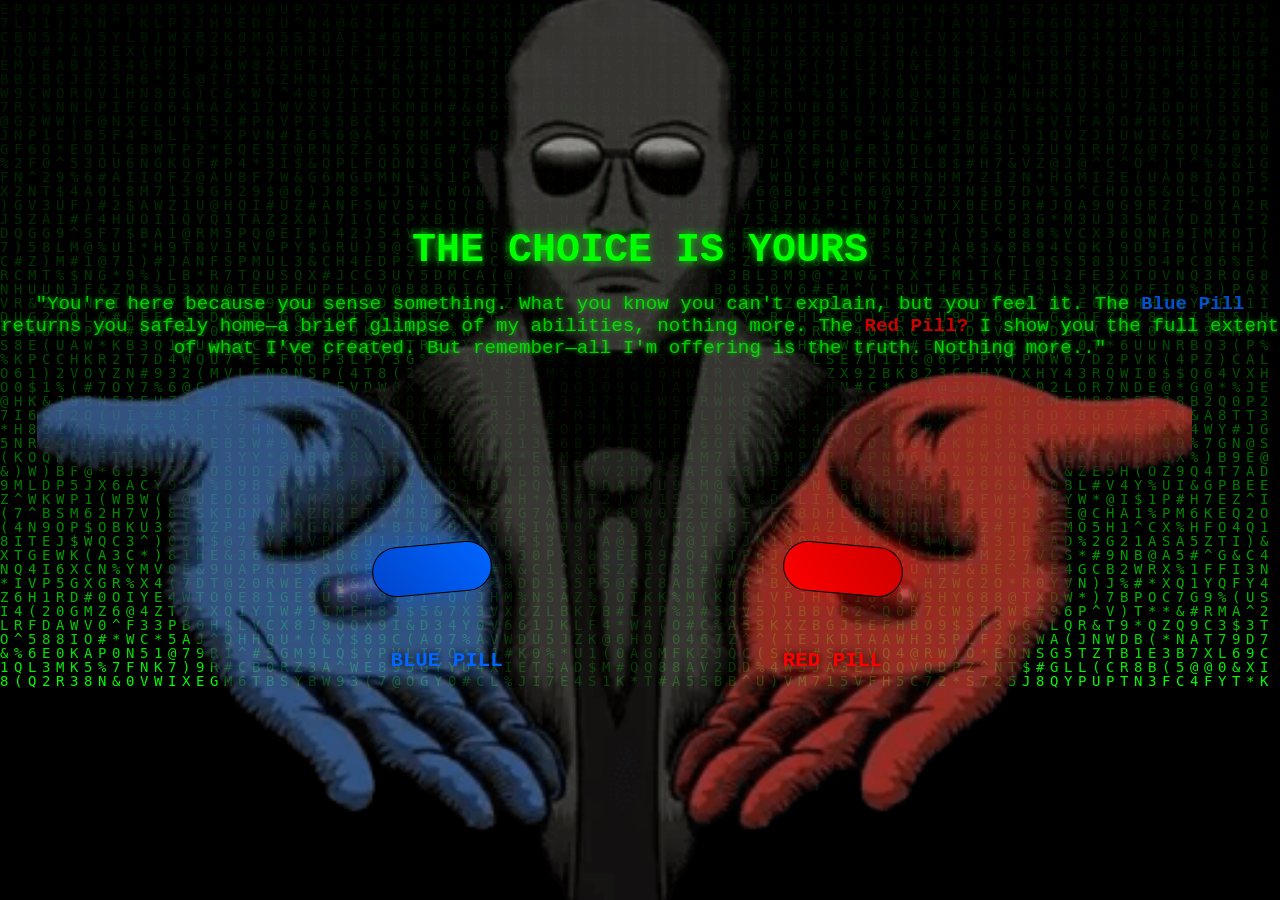
<file: index.html>
<!DOCTYPE html>
<html lang="en">
<head>
    <meta charset="UTF-8">
    <meta name="viewport" content="width=device-width, initial-scale=1.0, viewport-fit=cover">
    <title>The Choice</title>
    <meta name="description" content="Tanmay Desai. The choice is yours.">
    <link rel="stylesheet" href="/choice/styles.css">
</head>
<body>
    <canvas class="matrix-rain" aria-hidden="true"></canvas>

    <div class="background-image" aria-hidden="true"></div>

    <main class="container">
        <div class="choice-screen" id="choiceScreen">
            <h1>THE CHOICE IS YOURS</h1>
            <p class="quote">"You're here because you sense something. What you know you can't explain, but you feel it.
                The <span style="color: #0066ff; font-weight: bold; text-shadow: none;">Blue Pill</span> returns you safely home—a brief glimpse of my abilities, nothing more.
                The <span style="color: #ff0000; font-weight: bold; text-shadow: none;">Red Pill?</span> I show you the full extent of what I've created. But remember—all I'm offering is the truth. Nothing more.."</p>

            <div class="pills-container">
                <div>
                    <button type="button" class="pill blue-pill" data-pill="blue" aria-label="Blue pill"></button>
                    <div class="pill-label" style="color: #0066ff;" aria-hidden="true">BLUE PILL</div>
                </div>
                <div>
                    <button type="button" class="pill red-pill" data-pill="red" aria-label="Red pill"></button>
                    <div class="pill-label" style="color: #ff0000; margin-left:-35px;" aria-hidden="true">RED PILL</div>
                </div>
            </div>
        </div>

        <div class="outcome-screen red-outcome" id="redOutcome">
            <h2>WELCOME TO THE REAL WORLD</h2>
            <p>You've chosen to see how deep the rabbit hole goes.</p>
            <p>The truth can be painful, but you've decided that knowing is better than living in ignorance.</p>
            <p>The Matrix has you no longer.</p>
            <button class="back-button" type="button" data-back>TAKE ANOTHER CHOICE</button>
        </div>

        <div class="outcome-screen blue-outcome" id="blueOutcome">
            <h2>BACK TO SLEEP</h2>
            <p>You wake up in your bed and believe whatever you want to believe.</p>
            <p>Sometimes ignorance is bliss. The comfortable lie continues.</p>
            <p>The story ends, you return to your life.</p>
            <button class="back-button" type="button" data-back>RECONSIDER YOUR CHOICE</button>
        </div>
    </main>

    <noscript><p class="noscript"><a href="/red">Red pill</a> · <a href="/blue">Blue pill</a></p></noscript>

    <script type="module" src="/choice/main.js"></script>
</body>
</html>
</file>
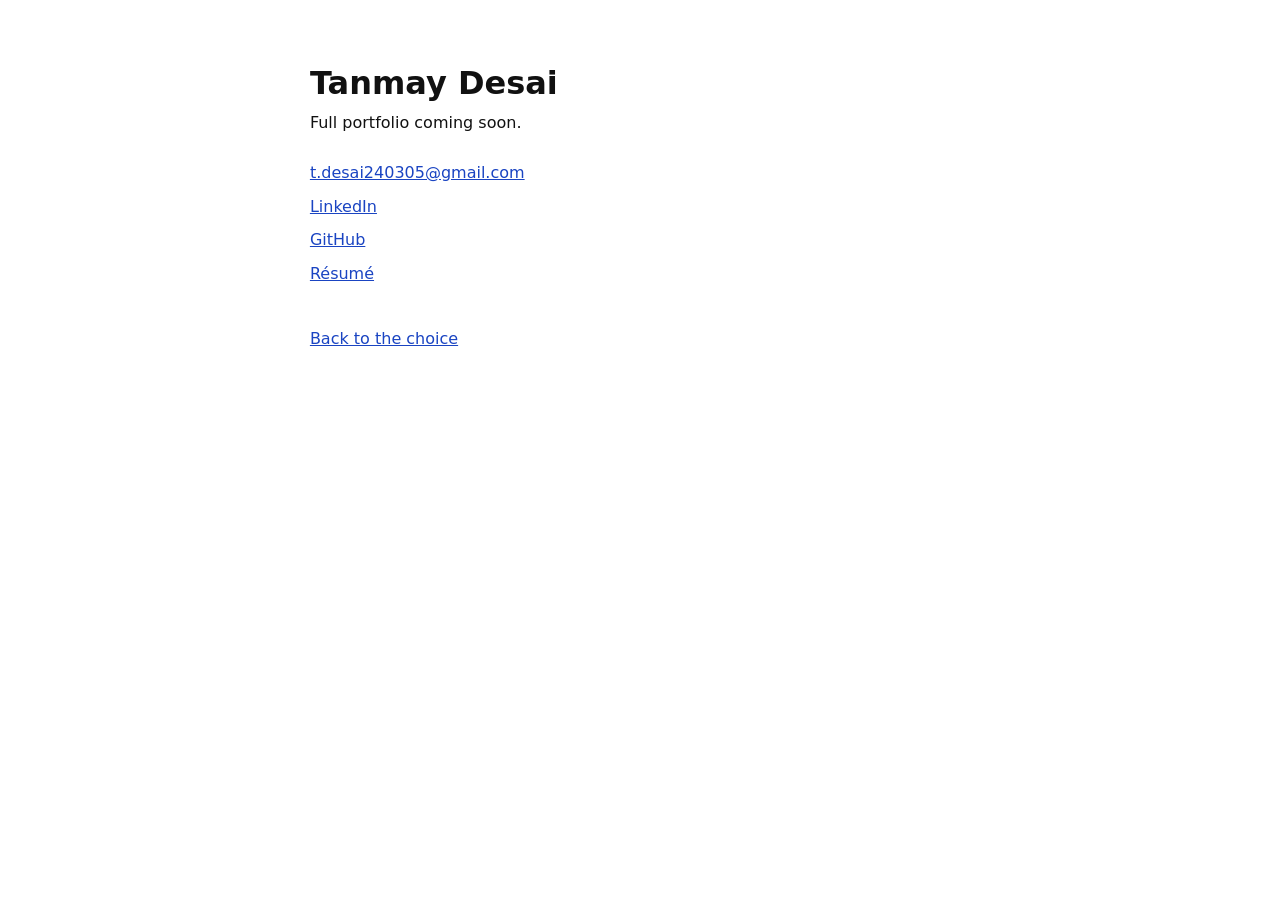
<file: blue/index.html>
<!DOCTYPE html>
<html lang="en">
<head>
<meta charset="utf-8">
<meta name="viewport" content="width=device-width, initial-scale=1, viewport-fit=cover">
<title>Tanmay Desai</title>
<meta name="description" content="Tanmay Desai, software engineer in Boston.">
<style>
  :root { color-scheme: light; }
  * { box-sizing: border-box; margin: 0; }
  body {
    background: #fff; color: #111;
    font: 16px/1.6 system-ui, -apple-system, "Segoe UI", Roboto, sans-serif;
    max-width: 68ch; margin: 0 auto; padding: 64px 16px;
  }
  h1 { font-size: 2rem; line-height: 1.2; margin-bottom: 8px; }
  p { margin-bottom: 16px; }
  ul { list-style: none; padding: 0; margin: 24px 0; }
  li { margin-bottom: 8px; }
  a { color: #1a44c2; }
  a:focus-visible { outline: 2px solid #1a44c2; outline-offset: 2px; }
  .back { margin-top: 40px; }
</style>
</head>
<body>
<main>
  <h1>Tanmay Desai</h1>
  <p>Full portfolio coming soon.</p>
  <ul>
    <li><a href="mailto:t.desai240305@gmail.com">t.desai240305@gmail.com</a></li>
    <li><a href="https://www.linkedin.com/in/tanmaydesai2126/">LinkedIn</a></li>
    <li><a href="https://github.com/TADebugs">GitHub</a></li>
    <li><a href="/resume.pdf">Résumé</a></li>
  </ul>
  <p class="back"><a href="/">Back to the choice</a></p>
</main>
</body>
</html>
</file>
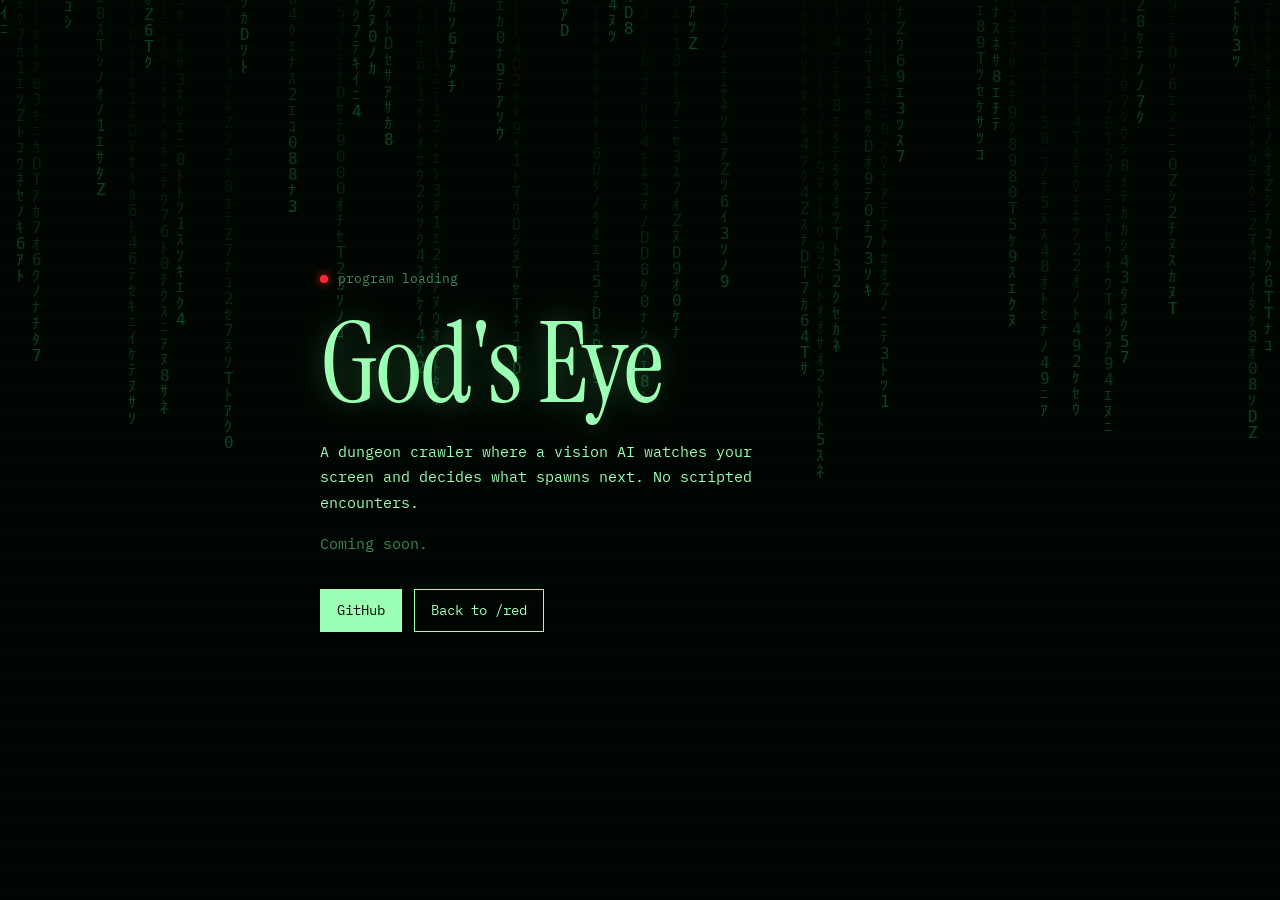
<file: gods-eye/index.html>
<!DOCTYPE html>
<html lang="en">
<head>
<meta charset="utf-8">
<meta name="viewport" content="width=device-width, initial-scale=1, viewport-fit=cover">
<title>God's Eye · Tanmay Desai</title>
<link rel="preconnect" href="https://fonts.googleapis.com">
<link rel="preconnect" href="https://fonts.gstatic.com" crossorigin>
<link href="https://fonts.googleapis.com/css2?family=Instrument+Serif&family=IBM+Plex+Mono:wght@400;500&display=swap" rel="stylesheet">
<link rel="stylesheet" href="/shared/placeholder.css">
</head>
<body>
<canvas id="rain" aria-hidden="true"></canvas>
<main>
  <p class="status"><i></i> program loading</p>
  <h1 aria-label="God's Eye" data-decode="God's Eye">God's Eye</h1>
  <p class="one">A dungeon crawler where a vision AI watches your screen and decides what spawns next. No scripted encounters.</p>
  <p class="soon">Coming soon.</p>
  <div class="acts">
    <a class="btn primary" href="https://github.com/TADebugs/Gods_Eye" target="_blank" rel="noopener">GitHub</a>
    <a class="btn" href="/red">Back to /red</a>
  </div>
</main>
<script src="/shared/placeholder.js"></script>
</body>
</html>
</file>
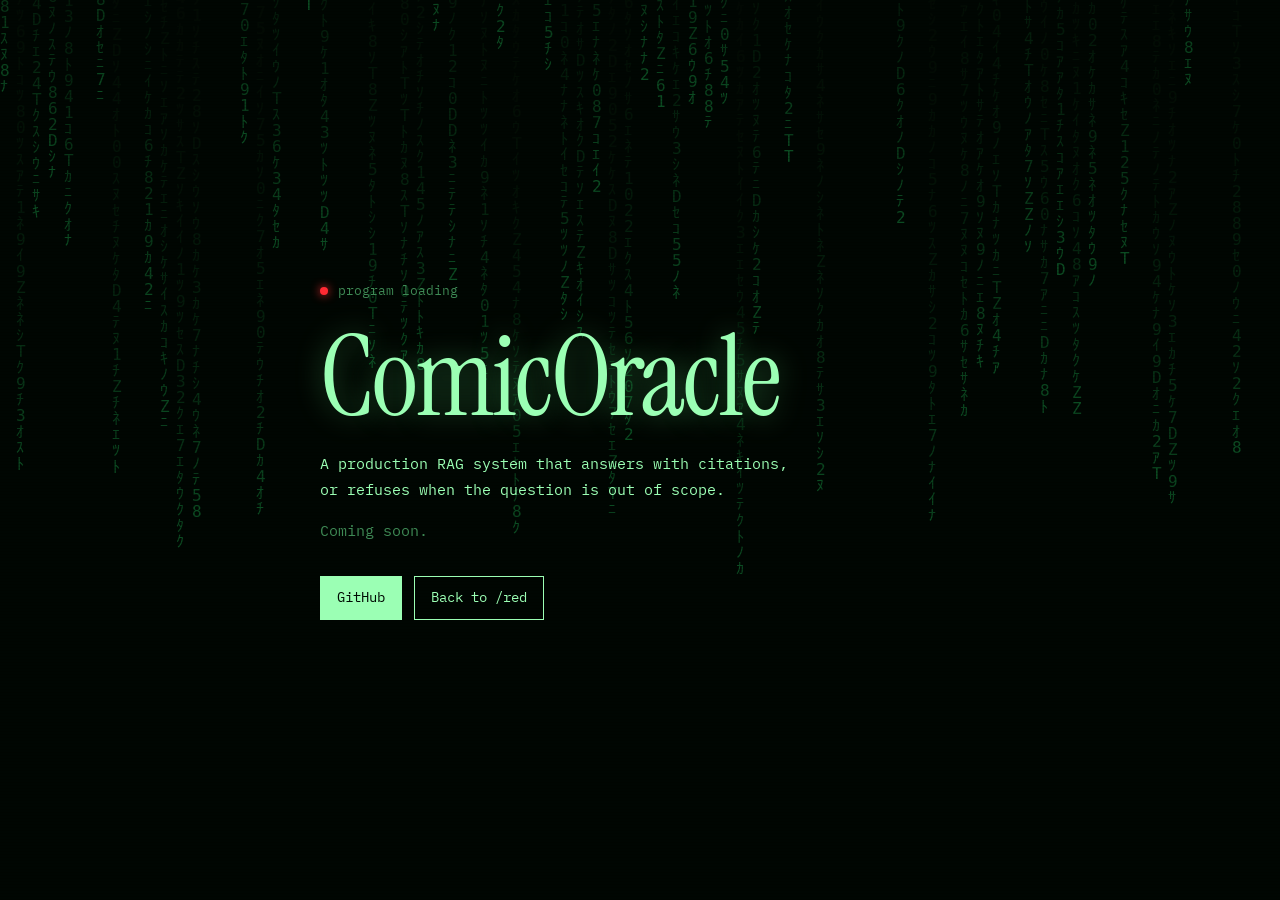
<file: rag/index.html>
<!DOCTYPE html>
<html lang="en">
<head>
<meta charset="utf-8">
<meta name="viewport" content="width=device-width, initial-scale=1, viewport-fit=cover">
<title>ComicOracle · Tanmay Desai</title>
<link rel="preconnect" href="https://fonts.googleapis.com">
<link rel="preconnect" href="https://fonts.gstatic.com" crossorigin>
<link href="https://fonts.googleapis.com/css2?family=Instrument+Serif&family=IBM+Plex+Mono:wght@400;500&display=swap" rel="stylesheet">
<link rel="stylesheet" href="/shared/placeholder.css">
</head>
<body>
<canvas id="rain" aria-hidden="true"></canvas>
<main>
  <p class="status"><i></i> program loading</p>
  <h1 aria-label="ComicOracle" data-decode="ComicOracle">ComicOracle</h1>
  <p class="one">A production RAG system that answers with citations, or refuses when the question is out of scope.</p>
  <p class="soon">Coming soon.</p>
  <div class="acts">
    <a class="btn primary" href="https://github.com/TADebugs/ComicOracle" target="_blank" rel="noopener">GitHub</a>
    <a class="btn" href="/red">Back to /red</a>
  </div>
</main>
<script src="/shared/placeholder.js"></script>
</body>
</html>
</file>
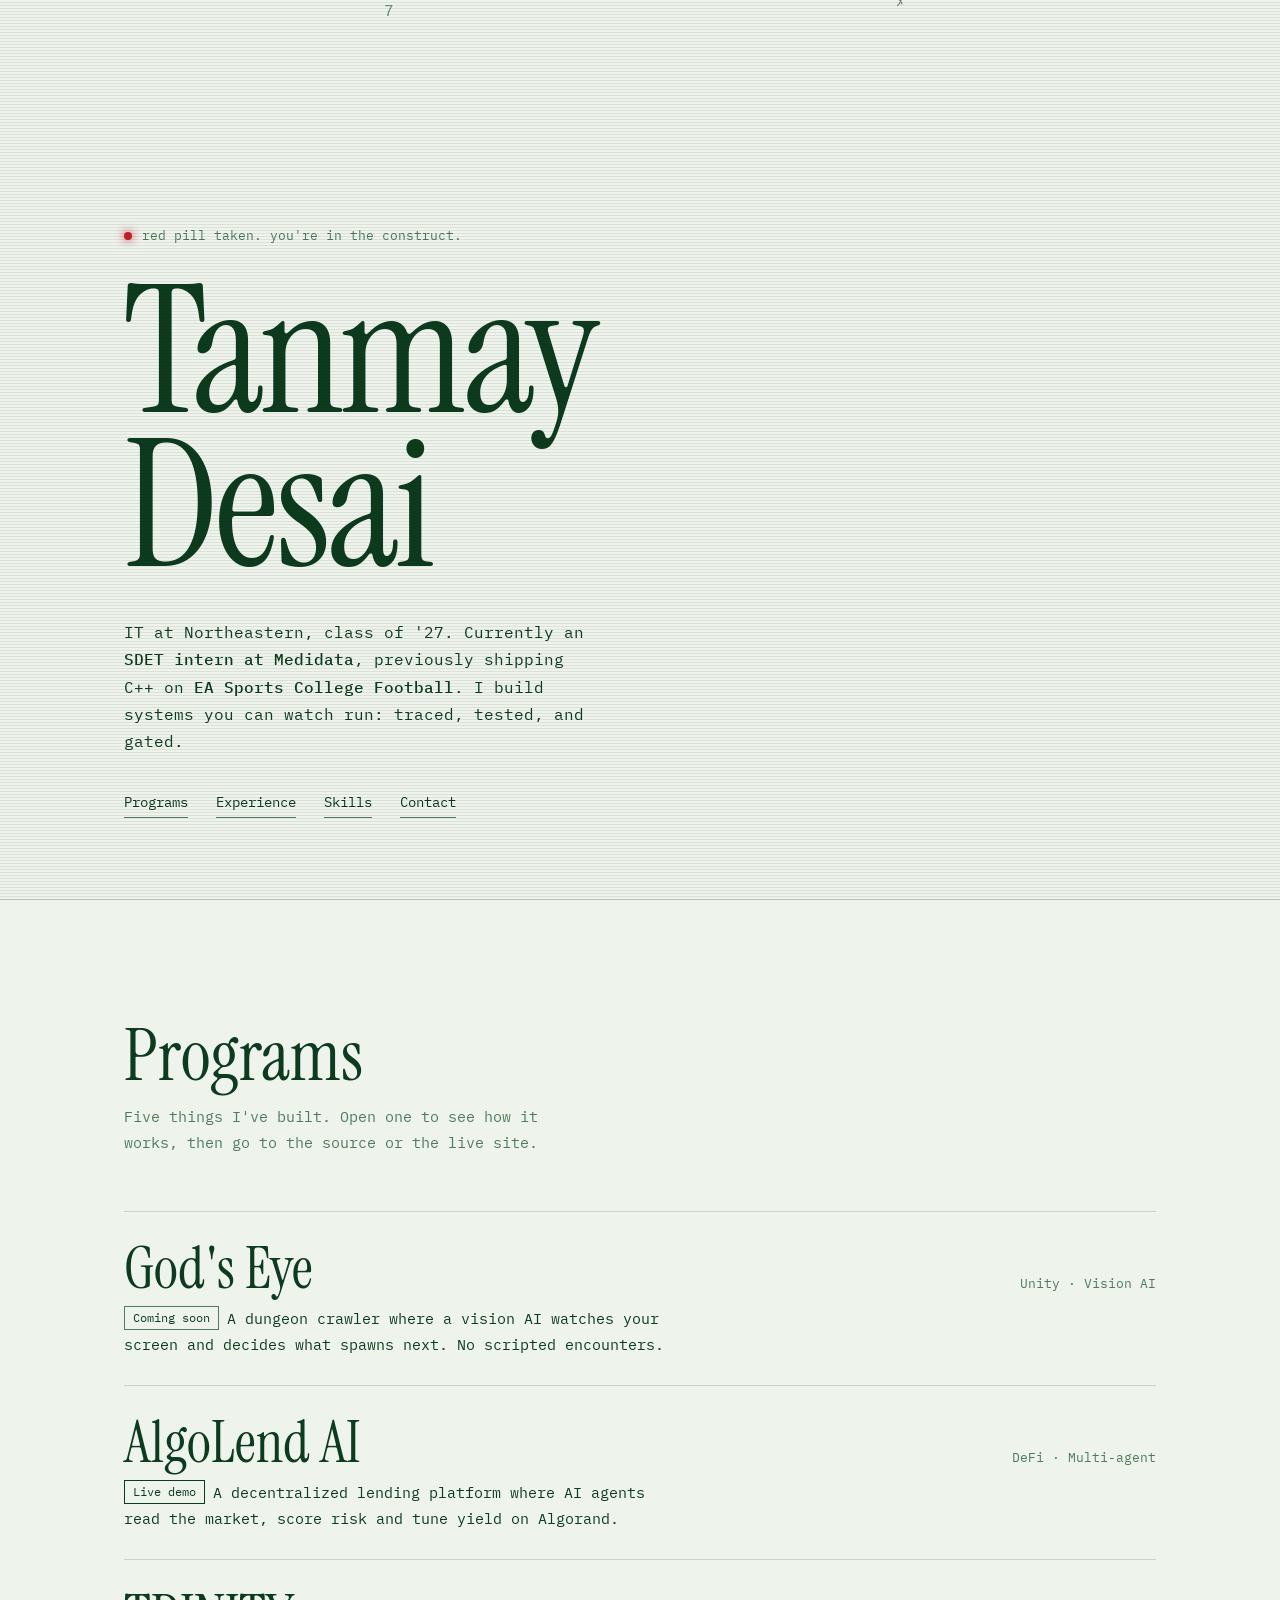
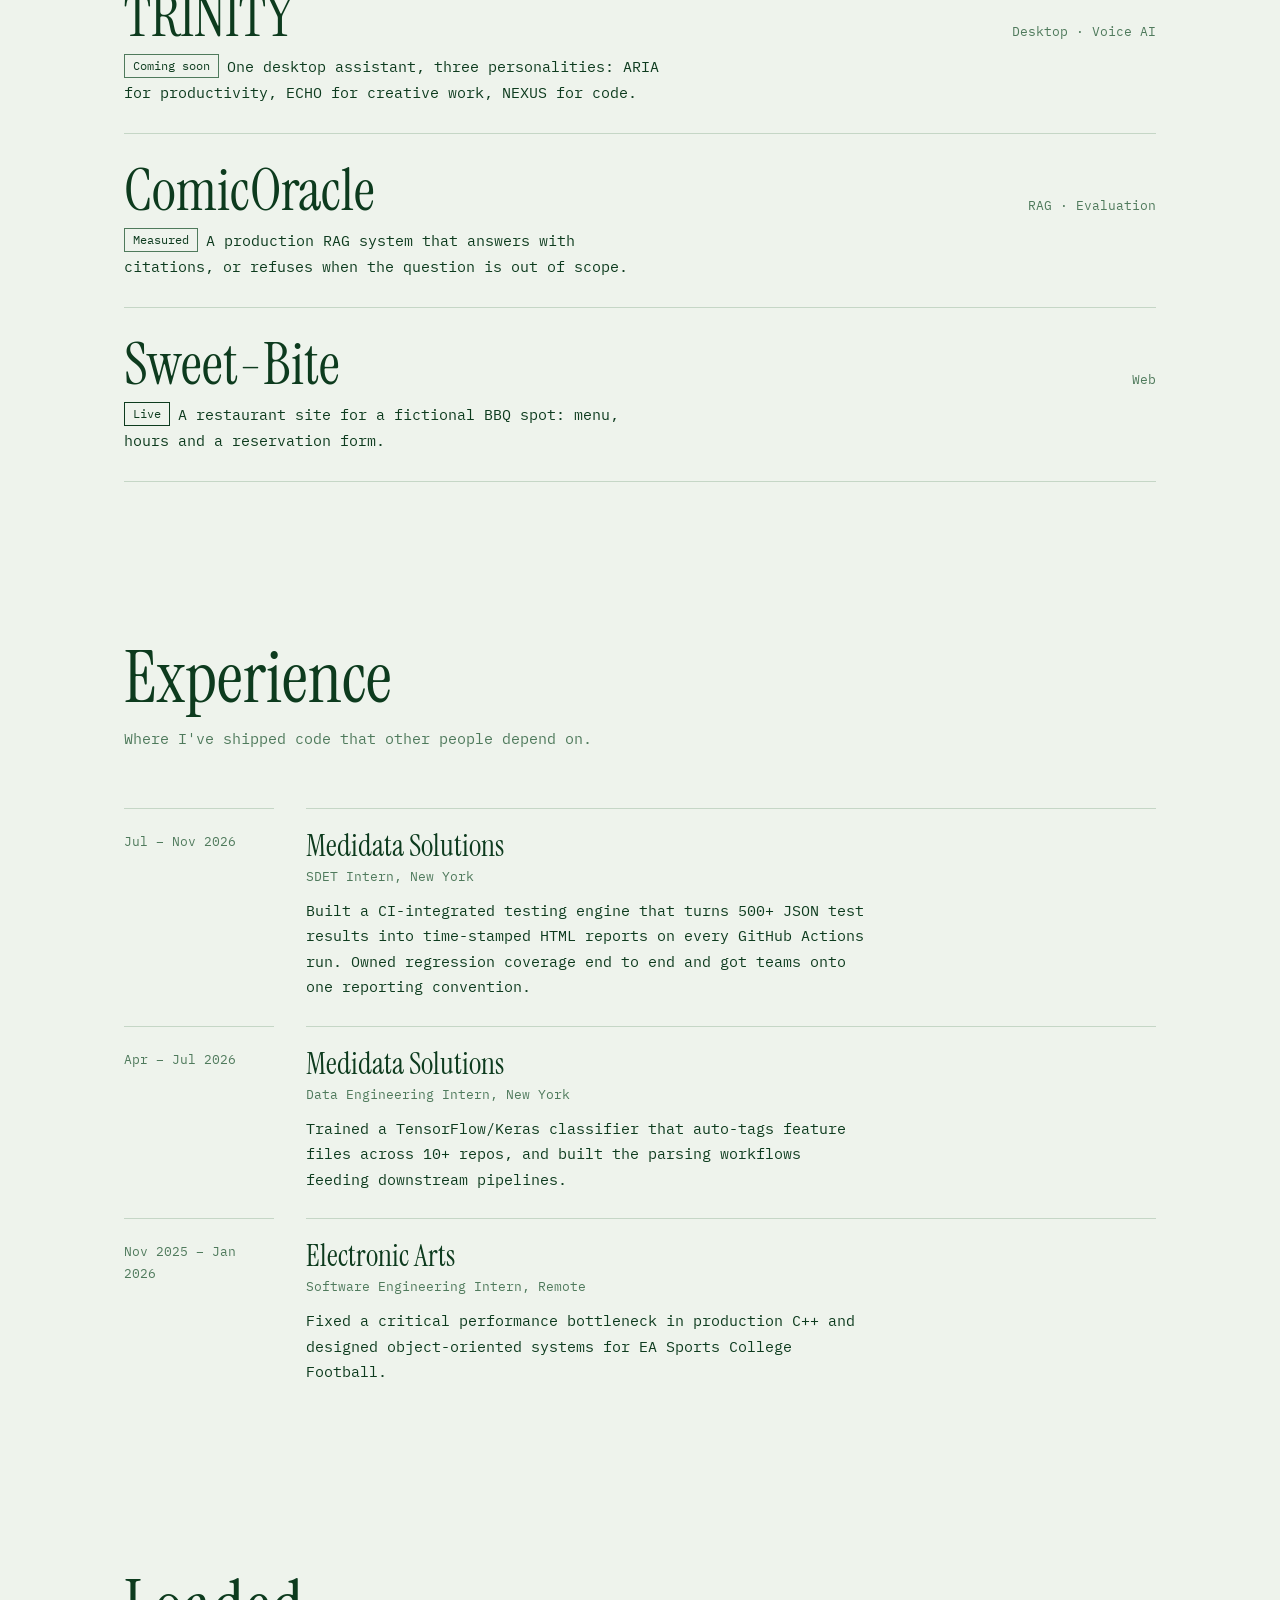
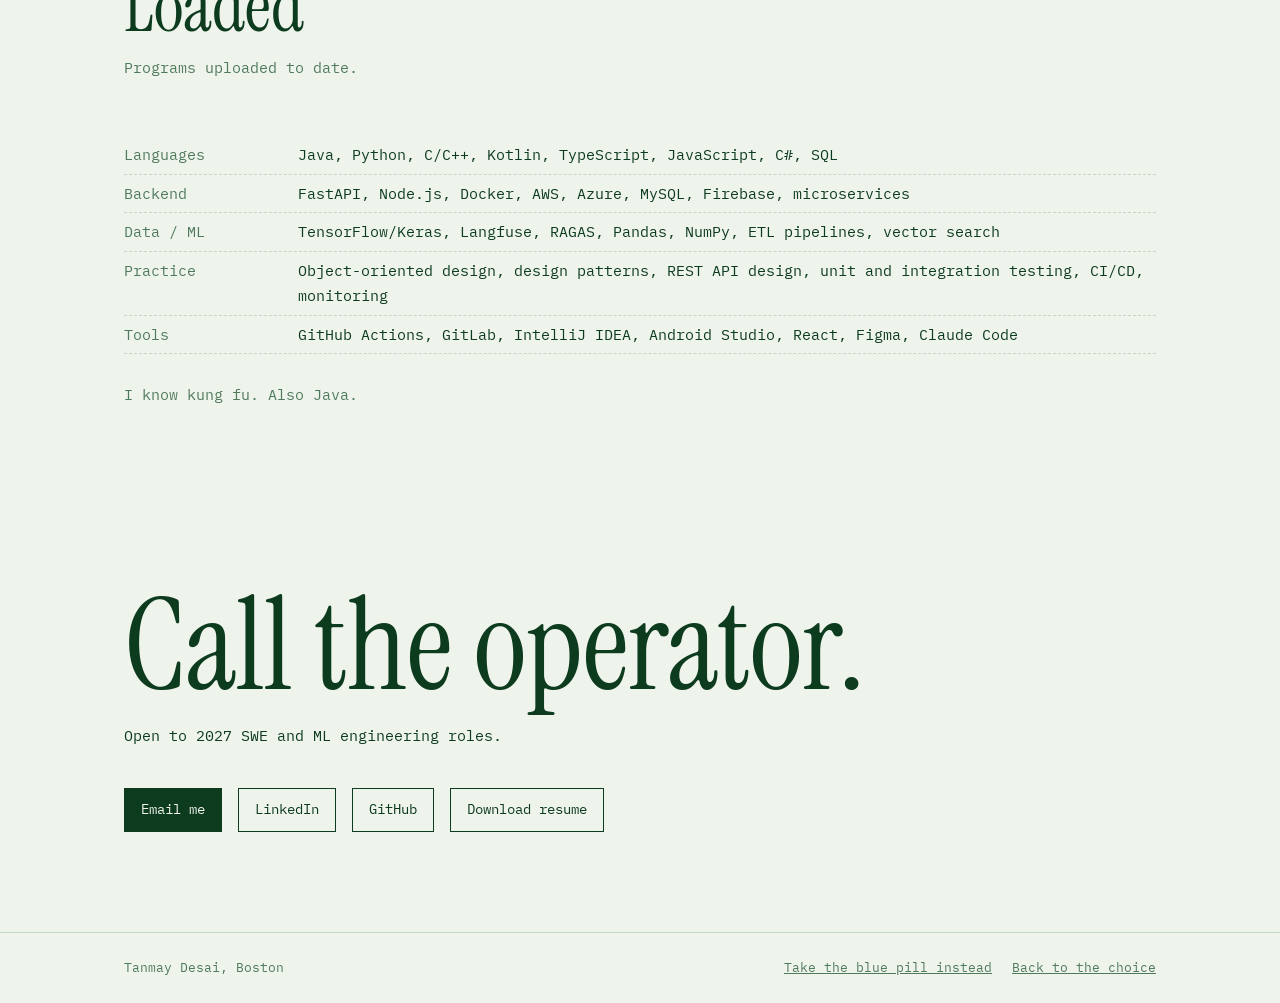
<file: red/index.html>
<!DOCTYPE html>
<html lang="en">
<head>
<meta charset="utf-8">
<meta name="viewport" content="width=device-width, initial-scale=1, viewport-fit=cover">
<title>Tanmay Desai — the construct</title>
<link rel="preconnect" href="https://fonts.googleapis.com">
<link rel="preconnect" href="https://fonts.gstatic.com" crossorigin>
<link href="https://fonts.googleapis.com/css2?family=Instrument+Serif&family=IBM+Plex+Mono:wght@400;500&display=swap" rel="stylesheet">
<style>
:root{
  --bg:#EEF3EC; --ink:#0D3B1E; --dim:#4F7A5C; --line:#C5D6C6; --glow:transparent; --pill:#C81E25; --rain:#0D3B1E;
  box-sizing:border-box;
  padding-top:env(safe-area-inset-top,0px);
  padding-bottom:env(safe-area-inset-bottom,0px);
}
@media (prefers-color-scheme:dark){
  :root:not([data-theme="light"]){
    --bg:#000A03; --ink:#9BFFB4; --dim:#3E8A55; --line:#0E3A1C; --glow:rgba(110,255,150,.35); --pill:#FF2A33; --rain:#22C55E;
  }
}
:root[data-theme="dark"]{
  --bg:#000A03; --ink:#9BFFB4; --dim:#3E8A55; --line:#0E3A1C; --glow:rgba(110,255,150,.35); --pill:#FF2A33; --rain:#22C55E;
}
*,*::before,*::after{box-sizing:inherit;margin:0;padding:0}
html{scroll-padding-top:env(safe-area-inset-top,0px);scroll-behavior:smooth}
body{background:var(--bg);color:var(--ink);font:400 15px/1.7 "IBM Plex Mono",ui-monospace,Menlo,Consolas,monospace;-webkit-font-smoothing:antialiased}
a{color:inherit}
:focus-visible{outline:2px solid var(--ink);outline-offset:3px}
.serif{font-family:"Instrument Serif",Georgia,"Times New Roman",serif;font-weight:400}
.wrap{max-width:1080px;margin:0 auto;padding:0 24px}

/* scanlines over everything, very faint */
body::after{content:"";position:fixed;inset:0;pointer-events:none;z-index:50;
  background:repeating-linear-gradient(to bottom,transparent 0 2px,rgba(0,0,0,.08) 2px 3px);mix-blend-mode:multiply}

/* ---------- hero ---------- */
.hero{position:relative;min-height:100svh;display:flex;flex-direction:column;justify-content:flex-end;overflow:hidden;border-bottom:1px solid var(--line)}
#rain{position:absolute;inset:0;width:100%;height:100%;opacity:.55}
.hero::before{content:"";position:absolute;inset:0;z-index:1;background:linear-gradient(to top,var(--bg) 18%,transparent 70%)}
.hero .wrap{position:relative;z-index:2;padding-bottom:9vh;width:100%}
.status{display:flex;gap:10px;align-items:center;color:var(--dim);font-size:13px;margin-bottom:28px}
.status i{width:8px;height:8px;border-radius:50%;background:var(--pill);box-shadow:0 0 10px var(--pill)}
h1{font-size:clamp(64px,14vw,190px);line-height:.86;letter-spacing:-.02em;text-shadow:0 0 28px var(--glow)}
h1 span{display:block}
.lede{max-width:46ch;margin-top:36px;font-size:16px}
.lede b{font-weight:500}
.hero nav{display:flex;gap:28px;margin-top:36px;flex-wrap:wrap;font-size:14px}
.hero nav a{text-decoration:none;border-bottom:1px solid var(--dim);padding-bottom:2px}
.hero nav a:hover{border-color:var(--ink)}

/* ---------- sections ---------- */
section.block{padding-top:120px;padding-bottom:40px}
.block h2{font-size:clamp(40px,6vw,72px);line-height:1;margin-bottom:12px}
.block .sub{color:var(--dim);max-width:52ch;margin-bottom:56px}

/* programs list */
.prog{border-top:1px solid var(--line)}
.prog:last-child{border-bottom:1px solid var(--line)}
.prog summary{list-style:none;cursor:pointer;display:grid;grid-template-columns:1fr auto;gap:8px 24px;align-items:baseline;padding:28px 0}
.prog summary::-webkit-details-marker{display:none}
.prog .name{font-size:clamp(34px,5vw,58px);line-height:1;transition:text-shadow .2s,letter-spacing .3s}
.prog summary:hover .name{text-shadow:0 0 22px var(--glow);letter-spacing:.01em}
.prog .kind{color:var(--dim);font-size:13px;text-align:right}
.prog .one{grid-column:1/-1;max-width:60ch}
.prog .state{display:inline-block;font-size:12px;border:1px solid var(--dim);padding:1px 8px;margin-right:8px;vertical-align:2px}
.prog .state.live{border-color:var(--ink);box-shadow:0 0 12px var(--glow) inset}
.body{display:grid;grid-template-columns:1.4fr 1fr;gap:40px;padding:0 0 36px}
.body ul{list-style:none}
.body li{padding-left:20px;position:relative;margin-bottom:10px;max-width:62ch}
.body li::before{content:">";position:absolute;left:0;color:var(--dim)}
.stack{color:var(--dim);font-size:13px;line-height:2}
.stack strong{color:var(--ink);font-weight:500;display:block;margin-bottom:4px}
.acts{display:flex;gap:12px;margin-top:22px;flex-wrap:wrap}
.btn{font:inherit;font-size:14px;text-decoration:none;padding:9px 16px;border:1px solid var(--ink);background:transparent;color:var(--ink);cursor:pointer}
.btn.primary{background:var(--ink);color:var(--bg)}
.btn:hover{box-shadow:0 0 18px var(--glow)}
.prog[open] .body{animation:decrypt .45s steps(6) both}
@keyframes decrypt{from{clip-path:inset(0 0 100% 0);opacity:.3}to{clip-path:inset(0);opacity:1}}

/* timeline */
.log{display:grid;grid-template-columns:150px 1fr;column-gap:32px}
.log dt{color:var(--dim);font-size:13px;padding:22px 0;border-top:1px solid var(--line)}
.log dd{padding:20px 0 26px;border-top:1px solid var(--line)}
.log dd h3{font-size:30px;line-height:1.1;margin-bottom:4px}
.log dd p{max-width:62ch}
.log dd .role{color:var(--dim);font-size:13px;margin-bottom:10px}

/* kung fu */
.loaded{font-size:15px}
.loaded p{padding:6px 0;border-bottom:1px dashed var(--line);display:grid;grid-template-columns:150px 1fr;gap:24px}
.loaded p span:first-child{color:var(--dim)}
.quip{margin-top:28px;color:var(--dim)}

/* exit */
.exit{padding-top:140px;padding-bottom:100px}
.exit h2{font-size:clamp(52px,10vw,130px);line-height:.9}
.exit .links{display:flex;gap:16px;flex-wrap:wrap;margin-top:40px}
footer{border-top:1px solid var(--line);padding:24px 0;color:var(--dim);font-size:13px}
footer .wrap{display:flex;justify-content:space-between;gap:16px;flex-wrap:wrap}
footer .foot-links{display:flex;gap:20px;flex-wrap:wrap}

@media (max-width:720px){
  .body{grid-template-columns:1fr;gap:20px}
  .log{grid-template-columns:1fr}
  .log dt{padding-bottom:0}
  .log dd{border-top:0;padding-top:4px}
  .loaded p{grid-template-columns:1fr;gap:0}
  .prog summary{grid-template-columns:1fr}
  .prog .kind{text-align:left}
}
@media (prefers-reduced-motion:reduce){
  html{scroll-behavior:auto}
  .prog[open] .body{animation:none}
}
</style>
</head>
<body>

<header class="hero">
  <canvas id="rain" aria-hidden="true"></canvas>
  <div class="wrap">
    <p class="status"><i></i> red pill taken. you're in the construct.</p>
    <h1 class="serif" aria-label="Tanmay Desai"><span data-decode="Tanmay">Tanmay</span><span data-decode="Desai">Desai</span></h1>
    <p class="lede">IT at Northeastern, class of '27. Currently an <b>SDET intern at Medidata</b>, previously shipping C++ on <b>EA Sports College Football</b>. I build systems you can watch run: traced, tested, and gated.</p>
    <nav aria-label="Sections">
      <a href="#programs">Programs</a>
      <a href="#log">Experience</a>
      <a href="#loaded">Skills</a>
      <a href="#exit">Contact</a>
    </nav>
  </div>
</header>

<main>
<section class="block wrap" id="programs">
  <h2 class="serif">Programs</h2>
  <p class="sub">Five things I've built. Open one to see how it works, then go to the source or the live site.</p>

  <details class="prog">
    <summary>
      <span class="name serif">God's Eye</span>
      <span class="kind">Unity · Vision AI</span>
      <span class="one"><span class="state">Coming soon</span>A dungeon crawler where a vision AI watches your screen and decides what spawns next. No scripted encounters.</span>
    </summary>
    <div class="body">
      <div>
        <ul>
          <li>A dual-persona vision AI analyzes real-time screenshots and returns a structured JSON action plan.</li>
          <li>Executes 5–10 timed AI actions per vision plan.</li>
          <li>Enemy spawns and difficulty adapt to how you actually play, for 100% non-scripted gameplay.</li>
        </ul>
        <div class="acts">
          <a class="btn primary" href="/gods-eye">Open</a>
          <a class="btn" href="https://github.com/TADebugs/Gods_Eye" target="_blank" rel="noopener">Source</a>
        </div>
      </div>
      <p class="stack"><strong>Stack</strong>Unity · C# · REST vision API</p>
    </div>
  </details>

  <details class="prog">
    <summary>
      <span class="name serif">AlgoLend AI</span>
      <span class="kind">DeFi · Multi-agent</span>
      <span class="one"><span class="state live">Live demo</span>A decentralized lending platform where AI agents read the market, score risk and tune yield on Algorand.</span>
    </summary>
    <div class="body">
      <div>
        <ul>
          <li>Full stack: React and TypeScript frontend, FastAPI backend, Algorand smart contracts with fast finality and sub-cent fees.</li>
          <li>Three AI agents for market analysis, risk scoring and yield optimization.</li>
        </ul>
        <div class="acts">
          <a class="btn primary" href="https://algolend-ai-frontend-v2.vercel.app" target="_blank" rel="noopener">Open demo</a>
          <a class="btn" href="https://github.com/TADebugs/ALGOLEND_AI" target="_blank" rel="noopener">Source</a>
        </div>
      </div>
      <p class="stack"><strong>Stack</strong>React · TypeScript · FastAPI · Python · Algorand</p>
    </div>
  </details>

  <details class="prog">
    <summary>
      <span class="name serif">TRINITY</span>
      <span class="kind">Desktop · Voice AI</span>
      <span class="one"><span class="state">Coming soon</span>One desktop assistant, three personalities: ARIA for productivity, ECHO for creative work, NEXUS for code.</span>
    </summary>
    <div class="body">
      <div>
        <ul>
          <li>Streams voice through the Gemini 2.5 Native Audio API, with a Chirp 3 HD voice per personality.</li>
          <li>PersonalityManager, WakeWordDetector and ToolRouter, with tool permissions scoped per personality.</li>
          <li>FastAPI + Socket.IO backend, React + Vite + TypeScript frontend, and a Three.js animated orb.</li>
        </ul>
        <div class="acts">
          <a class="btn primary" href="/trinity">Open</a>
          <a class="btn" href="https://github.com/TADebugs/TRINITY" target="_blank" rel="noopener">Source</a>
        </div>
      </div>
      <p class="stack"><strong>Stack</strong>Python · FastAPI · Socket.IO · React · Vite · TypeScript · Three.js · Gemini 2.5</p>
    </div>
  </details>

  <details class="prog">
    <summary>
      <span class="name serif">ComicOracle</span>
      <span class="kind">RAG · Evaluation</span>
      <span class="one"><span class="state">Measured</span>A production RAG system that answers with citations, or refuses when the question is out of scope.</span>
    </summary>
    <div class="body">
      <div>
        <ul>
          <li>Hybrid BM25 + vector retrieval with cross-encoder reranking, and citation-grounded answers.</li>
          <li>Measured over 15 recorded queries: p50 1.36 s and p95 2.50 s end to end, about $0.0001 per query.</li>
          <li>Out-of-scope questions are refused by the reranker gate.</li>
          <li>Langfuse tracing for latency and cost.</li>
        </ul>
        <div class="acts">
          <a class="btn primary" href="/rag">Open</a>
          <a class="btn" href="https://github.com/TADebugs/ComicOracle" target="_blank" rel="noopener">Source</a>
        </div>
      </div>
      <p class="stack"><strong>Stack</strong>Python · BM25 + vector search · cross-encoder reranker · Langfuse · GitHub Actions</p>
    </div>
  </details>

  <details class="prog">
    <summary>
      <span class="name serif">Sweet-Bite</span>
      <span class="kind">Web</span>
      <span class="one"><span class="state live">Live</span>A restaurant site for a fictional BBQ spot: menu, hours and a reservation form.</span>
    </summary>
    <div class="body">
      <div>
        <ul>
          <li>Home, menu, reservations and about pages.</li>
          <li>Plain HTML, CSS and JavaScript, no framework.</li>
        </ul>
        <div class="acts">
          <a class="btn primary" href="https://sweetbite.tanmaydesai.xyz" target="_blank" rel="noopener">Visit site</a>
          <a class="btn" href="https://github.com/TADebugs/Sweet-Bite" target="_blank" rel="noopener">Source</a>
        </div>
      </div>
      <p class="stack"><strong>Stack</strong>HTML · CSS · JavaScript</p>
    </div>
  </details>
</section>

<section class="block wrap" id="log">
  <h2 class="serif">Experience</h2>
  <p class="sub">Where I've shipped code that other people depend on.</p>
  <dl class="log">
    <dt>Jul – Nov 2026</dt>
    <dd><h3 class="serif">Medidata Solutions</h3><p class="role">SDET Intern, New York</p>
      <p>Built a CI-integrated testing engine that turns 500+ JSON test results into time-stamped HTML reports on every GitHub Actions run. Owned regression coverage end to end and got teams onto one reporting convention.</p></dd>
    <dt>Apr – Jul 2026</dt>
    <dd><h3 class="serif">Medidata Solutions</h3><p class="role">Data Engineering Intern, New York</p>
      <p>Trained a TensorFlow/Keras classifier that auto-tags feature files across 10+ repos, and built the parsing workflows feeding downstream pipelines.</p></dd>
    <dt>Nov 2025 – Jan 2026</dt>
    <dd><h3 class="serif">Electronic Arts</h3><p class="role">Software Engineering Intern, Remote</p>
      <p>Fixed a critical performance bottleneck in production C++ and designed object-oriented systems for EA Sports College Football.</p></dd>
  </dl>
</section>

<section class="block wrap" id="loaded">
  <h2 class="serif">Loaded</h2>
  <p class="sub">Programs uploaded to date.</p>
  <div class="loaded">
    <p><span>Languages</span><span>Java, Python, C/C++, Kotlin, TypeScript, JavaScript, C#, SQL</span></p>
    <p><span>Backend</span><span>FastAPI, Node.js, Docker, AWS, Azure, MySQL, Firebase, microservices</span></p>
    <p><span>Data / ML</span><span>TensorFlow/Keras, Langfuse, RAGAS, Pandas, NumPy, ETL pipelines, vector search</span></p>
    <p><span>Practice</span><span>Object-oriented design, design patterns, REST API design, unit and integration testing, CI/CD, monitoring</span></p>
    <p><span>Tools</span><span>GitHub Actions, GitLab, IntelliJ IDEA, Android Studio, React, Figma, Claude Code</span></p>
  </div>
  <p class="quip">I know kung fu. Also Java.</p>
</section>

<section class="exit wrap" id="exit">
  <h2 class="serif">Call the operator.</h2>
  <p class="sub" style="margin-top:20px">Open to 2027 SWE and ML engineering roles.</p>
  <div class="links">
    <a class="btn primary" href="mailto:t.desai240305@gmail.com">Email me</a>
    <a class="btn" href="https://www.linkedin.com/in/tanmaydesai2126/" target="_blank" rel="noopener">LinkedIn</a>
    <a class="btn" href="https://github.com/TADebugs" target="_blank" rel="noopener">GitHub</a>
    <a class="btn" href="/resume.pdf">Download resume</a>
  </div>
</section>
</main>

<footer><div class="wrap"><span>Tanmay Desai, Boston</span><span class="foot-links"><a href="/blue">Take the blue pill instead</a><a href="/">Back to the choice</a></span></div></footer>

<script>
(() => {
  const reduce = matchMedia('(prefers-reduced-motion: reduce)').matches;
  const glyphs = 'ｱｲｳｴｵｶｷｸｹｺｻｼｽｾｿﾀﾁﾂﾃﾄﾅﾆﾇﾈﾉ0123456789ZTD';

  // code rain, hero only
  const c = document.getElementById('rain'), x = c.getContext('2d');
  let cols = [], fs = 16, raf;
  const color = () => getComputedStyle(document.documentElement).getPropertyValue('--rain').trim() || '#22C55E';
  function size(){
    c.width = c.offsetWidth; c.height = c.offsetHeight;
    cols = Array(Math.ceil(c.width / fs)).fill(0).map(() => Math.random() * -50);
  }
  function draw(){
    x.fillStyle = 'rgba(0,0,0,0)';
    x.globalCompositeOperation = 'destination-out';
    x.fillStyle = 'rgba(0,0,0,.08)'; x.fillRect(0, 0, c.width, c.height);
    x.globalCompositeOperation = 'source-over';
    x.fillStyle = color(); x.font = fs + 'px monospace';
    cols.forEach((y, i) => {
      x.fillText(glyphs[Math.random() * glyphs.length | 0], i * fs, y * fs);
      cols[i] = (y * fs > c.height && Math.random() > .975) ? 0 : y + 1;
    });
    raf = document.hidden ? null : requestAnimationFrame(draw);
  }
  size(); addEventListener('resize', size);
  if (!reduce) {
    draw();
    // pause when hero is off screen
    let onScreen = true;
    new IntersectionObserver(([e]) => { onScreen = e.isIntersecting; if (onScreen) { if (!raf) draw(); } else { cancelAnimationFrame(raf); raf = null; } })
      .observe(c);
    document.addEventListener('visibilitychange', () => { if (!document.hidden && onScreen && !raf) draw(); });
  }

  // name decode on load
  if (!reduce) document.querySelectorAll('[data-decode]').forEach((el, n) => {
    const target = el.dataset.decode; let frame = 0;
    const tick = () => {
      const done = Math.floor(frame / 3) - n * 4;
      el.textContent = [...target].map((ch, i) => i < done ? ch : glyphs[Math.random() * glyphs.length | 0]).join('');
      if (done < target.length) { frame++; requestAnimationFrame(tick); } else el.textContent = target;
    };
    tick();
  });
})();
</script>
</body>
</html>
</file>
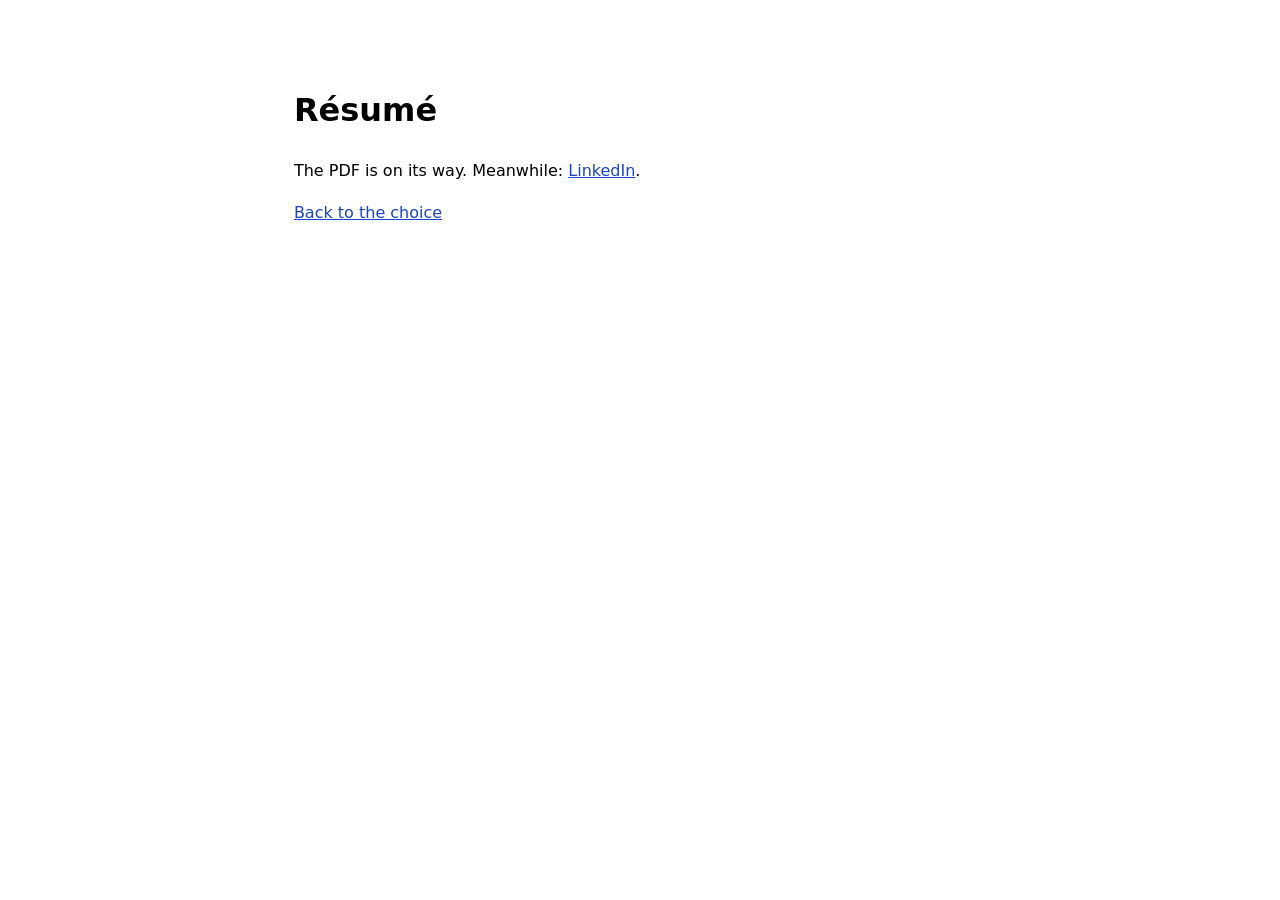
<file: resume/index.html>
<!DOCTYPE html>
<html lang="en"><head><meta charset="utf-8">
<meta name="viewport" content="width=device-width, initial-scale=1">
<title>Résumé · Tanmay Desai</title>
<style>body{font:16px/1.6 system-ui,sans-serif;max-width:68ch;margin:0 auto;padding:64px 16px}a{color:#1a44c2}a:focus-visible{outline:2px solid #1a44c2;outline-offset:2px}</style>
</head>
<body>
<!-- Shown at /resume.pdf until resume.pdf is added at the repo root (vercel.json rewrite). -->
<main>
<h1>Résumé</h1>
<p>The PDF is on its way. Meanwhile: <a href="https://www.linkedin.com/in/tanmaydesai2126/">LinkedIn</a>.</p>
<p><a href="/">Back to the choice</a></p>
</main>
</body></html>
</file>
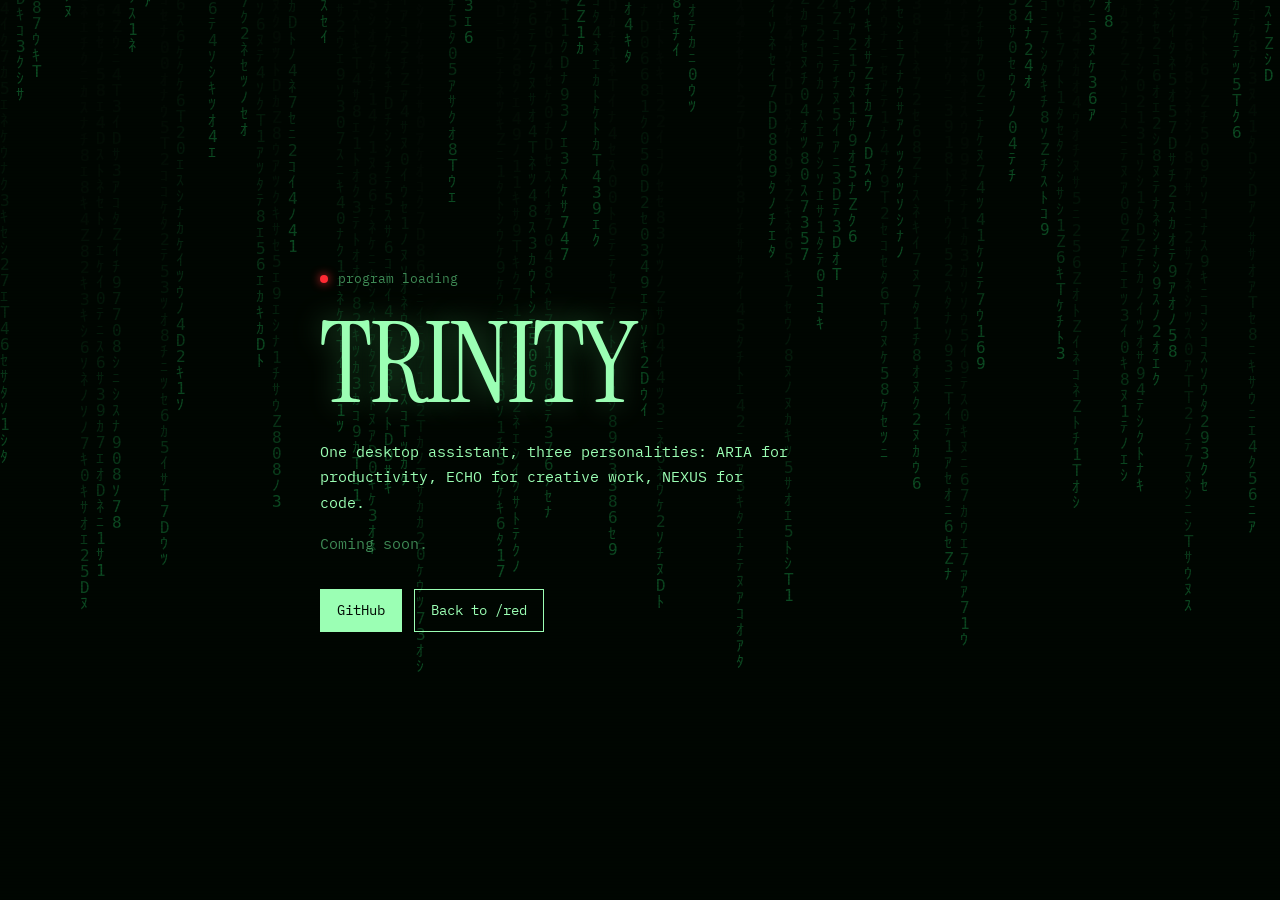
<file: trinity/index.html>
<!DOCTYPE html>
<html lang="en">
<head>
<meta charset="utf-8">
<meta name="viewport" content="width=device-width, initial-scale=1, viewport-fit=cover">
<title>TRINITY · Tanmay Desai</title>
<link rel="preconnect" href="https://fonts.googleapis.com">
<link rel="preconnect" href="https://fonts.gstatic.com" crossorigin>
<link href="https://fonts.googleapis.com/css2?family=Instrument+Serif&family=IBM+Plex+Mono:wght@400;500&display=swap" rel="stylesheet">
<link rel="stylesheet" href="/shared/placeholder.css">
</head>
<body>
<canvas id="rain" aria-hidden="true"></canvas>
<main>
  <p class="status"><i></i> program loading</p>
  <h1 aria-label="TRINITY" data-decode="TRINITY">TRINITY</h1>
  <p class="one">One desktop assistant, three personalities: ARIA for productivity, ECHO for creative work, NEXUS for code.</p>
  <p class="soon">Coming soon.</p>
  <div class="acts">
    <a class="btn primary" href="https://github.com/TADebugs/TRINITY" target="_blank" rel="noopener">GitHub</a>
    <a class="btn" href="/red">Back to /red</a>
  </div>
</main>
<script src="/shared/placeholder.js"></script>
</body>
</html>
</file>
<file: choice/styles.css>
* {
    margin: 0;
    padding: 0;
    box-sizing: border-box;
}

body {
    font-family: 'Courier New', monospace;
    background: #000;
    color: #0f0;
    overflow: hidden;
    height: 100vh;
    display: flex;
    justify-content: center;
    align-items: center;
}

.container {
    text-align: center;
    position: relative;
    z-index: 10;
}

.choice-screen {
    animation: fadeIn 2s ease-in;
}

h1 {
    font-size: 2.5rem;
    margin-bottom: 20px;
    text-shadow: 0 0 10px #0f0;
    animation: glow 2s ease-in-out infinite;
}

.quote {
    font-size: 1.2rem;
    margin-bottom: 50px;
    text-shadow: 0 0 5px #0f0;
    opacity: 0.8;
}

.pills-container {
    padding-left: 10px;
    padding-top: 100px;
    display: flex;
    gap: 315px;
    justify-content: center;
    align-items: center;
}

.pill {
    width: 50px;
    height: 120px;
    border-radius: 60px;
    cursor: pointer;
    position: relative;
    transition: transform 0.3s ease, box-shadow 0.3s ease;
    display: flex;
    flex-direction: column;
    justify-content: center;
    align-items: center;
    padding: auto;
}

.pill:hover {
    transform: scale(1.5) translateY(-10px);
}

.red-pill {
    border: 1px solid #000;
    transform: rotate(-85deg);
    background: linear-gradient(145deg, #ff0000, #cc0000);
    box-shadow: 0 10px 30px rgba(255, 0, 0, 0.5);
}

.red-pill:hover {
    transform: scale(1.2) rotate(-85deg);
    box-shadow: 0 15px 50px rgba(255, 0, 0, 0.8);
}

.blue-pill {
    border: 1px solid hsl(0, 0%, 0%);
    transform: rotate(85deg);
    background: linear-gradient(145deg, #0066ff, #0044cc);
    box-shadow: 0 10px 30px rgba(0, 102, 255, 0.5);
}

.blue-pill:hover {
    transform: scale(1.2) rotate(85deg);
    box-shadow: 0 15px 50px rgba(0, 102, 255, 0.8);
}

.pill-label {
    margin-top: 20px;
    margin-left: -17px;
    text-shadow: 0 0 8px #000;
    animation: glow;
    font-size: 1.3rem;
    font-weight: bold;
}

.outcome-screen {
    display: none;
    animation: fadeIn 1s ease-in;
    text-align: center;
    max-width: 800px;
    padding: 40px;
}

.outcome-screen.active {
    display: block;
}

.outcome-screen h2 {
    font-size: 3rem;
    margin-bottom: 30px;
    text-shadow: 0 0 20px currentColor;
}

.outcome-screen p {
    font-size: 1.3rem;
    line-height: 1.8;
    margin-bottom: 20px;
}

.red-outcome {
    color: #ff0000;
}

.blue-outcome {
    color: #0066ff;
}

.back-button {
    margin-top: 40px;
    padding: 15px 40px;
    font-size: 1.1rem;
    background: transparent;
    border: 2px solid currentColor;
    color: inherit;
    font-family: 'Courier New', monospace;
    cursor: pointer;
    transition: all 0.3s ease;
}

.back-button:hover {
    background: currentColor;
    color: #000;
}

@keyframes fadeIn {
    from {
        opacity: 0;
        transform: translateY(20px);
    }
    to {
        opacity: 1;
        transform: translateY(0);
    }
}

@keyframes glow {
    0%, 100% {
        text-shadow: 0 0 10px #0f0, 0 0 20px #0f0;
    }
    50% {
        text-shadow: 0 0 20px #0f0, 0 0 30px #0f0, 0 0 40px #0f0;
    }
}

.matrix-rain {
    position: fixed;
    top: 0;
    left: 0;
    width: 100%;
    height: 100%;
    pointer-events: none;
    z-index: 1;
}

.background-image {
    position: fixed;
    top: 50%;
    left: 48%;
    transform: translate(-50%, -50%);
    width: 110%;
    height: 110%;
    background-image: url('/assets/background/matrix.png');
    background-size: contain;
    background-repeat: no-repeat;
    background-position: center;
    opacity: 0.8;
    z-index: 5;
}


/* ---- static port additions (tanmay-portfolio) ---- */

/* pills are real buttons now, so keyboard users can choose */
button.pill {
    padding: 0;
    font: inherit;
    color: inherit;
    -webkit-appearance: none;
    appearance: none;
}

.pill:focus-visible,
.back-button:focus-visible {
    outline: 2px solid #0f0;
    outline-offset: 6px;
}

.noscript {
    position: fixed;
    bottom: 16px;
    left: 0;
    right: 0;
    z-index: 20;
    text-align: center;
}
.noscript a { color: #0f0; }

/* phones: let the page scroll and bring the pills in */
@media (max-width: 600px) {
    body {
        overflow-x: hidden;
        overflow-y: auto;
        height: auto;
        min-height: 100vh;
        min-height: 100svh;
        padding: 32px 16px calc(32px + env(safe-area-inset-bottom));
    }
    h1 { font-size: 1.6rem; }
    .quote { font-size: 1rem; margin-bottom: 24px; }
    .pills-container { gap: 110px; padding-top: 56px; padding-left: 0; }
    .pill-label { font-size: 1.1rem; }
    .outcome-screen { padding: 24px 16px; }
    .outcome-screen h2 { font-size: 2rem; }
    .outcome-screen p { font-size: 1.05rem; }
}

@media (prefers-reduced-motion: reduce) {
    .choice-screen,
    .outcome-screen,
    h1 { animation: none; }
    .pill,
    .back-button { transition: none; }
}
</file>
<file: shared/placeholder.css>
/* Shared Matrix-style placeholder for /gods-eye, /trinity, /rag.
   Replace a project's folder with its real site when it's ready. */
:root { color-scheme: dark; --bg:#000A03; --ink:#9BFFB4; --dim:#3E8A55; --line:#0E3A1C; --rain:#22C55E; --glow:rgba(110,255,150,.35); }
*, *::before, *::after { box-sizing: border-box; margin: 0; padding: 0; }
body {
  min-height: 100vh; min-height: 100svh; background: var(--bg); color: var(--ink);
  font: 400 15px/1.7 "IBM Plex Mono", ui-monospace, Menlo, Consolas, monospace;
  display: grid; place-items: center; -webkit-font-smoothing: antialiased;
  padding: 24px 16px calc(24px + env(safe-area-inset-bottom));
}
#rain { position: fixed; inset: 0; width: 100%; height: 100%; opacity: .35; pointer-events: none; }
body::after { content: ""; position: fixed; inset: 0; pointer-events: none;
  background: repeating-linear-gradient(to bottom, transparent 0 2px, rgba(0,0,0,.18) 2px 3px); }
main { position: relative; z-index: 1; max-width: 640px; width: 100%; }
.status { display: flex; gap: 10px; align-items: center; color: var(--dim); font-size: 13px; margin-bottom: 24px; }
.status i { width: 8px; height: 8px; border-radius: 50%; background: #FF2A33; box-shadow: 0 0 10px #FF2A33; }
h1 { font-family: "Instrument Serif", Georgia, "Times New Roman", serif; font-weight: 400;
  font-size: clamp(52px, 12vw, 112px); line-height: .9; letter-spacing: -.02em; text-shadow: 0 0 28px var(--glow); }
.one { margin-top: 24px; max-width: 52ch; }
.soon { margin-top: 16px; color: var(--dim); }
.acts { display: flex; gap: 12px; flex-wrap: wrap; margin-top: 32px; }
.btn { font: inherit; font-size: 14px; text-decoration: none; padding: 9px 16px; border: 1px solid var(--ink); color: var(--ink); }
.btn.primary { background: var(--ink); color: var(--bg); }
.btn:hover { box-shadow: 0 0 18px var(--glow); }
a:focus-visible { outline: 2px solid var(--ink); outline-offset: 3px; }
</file>
